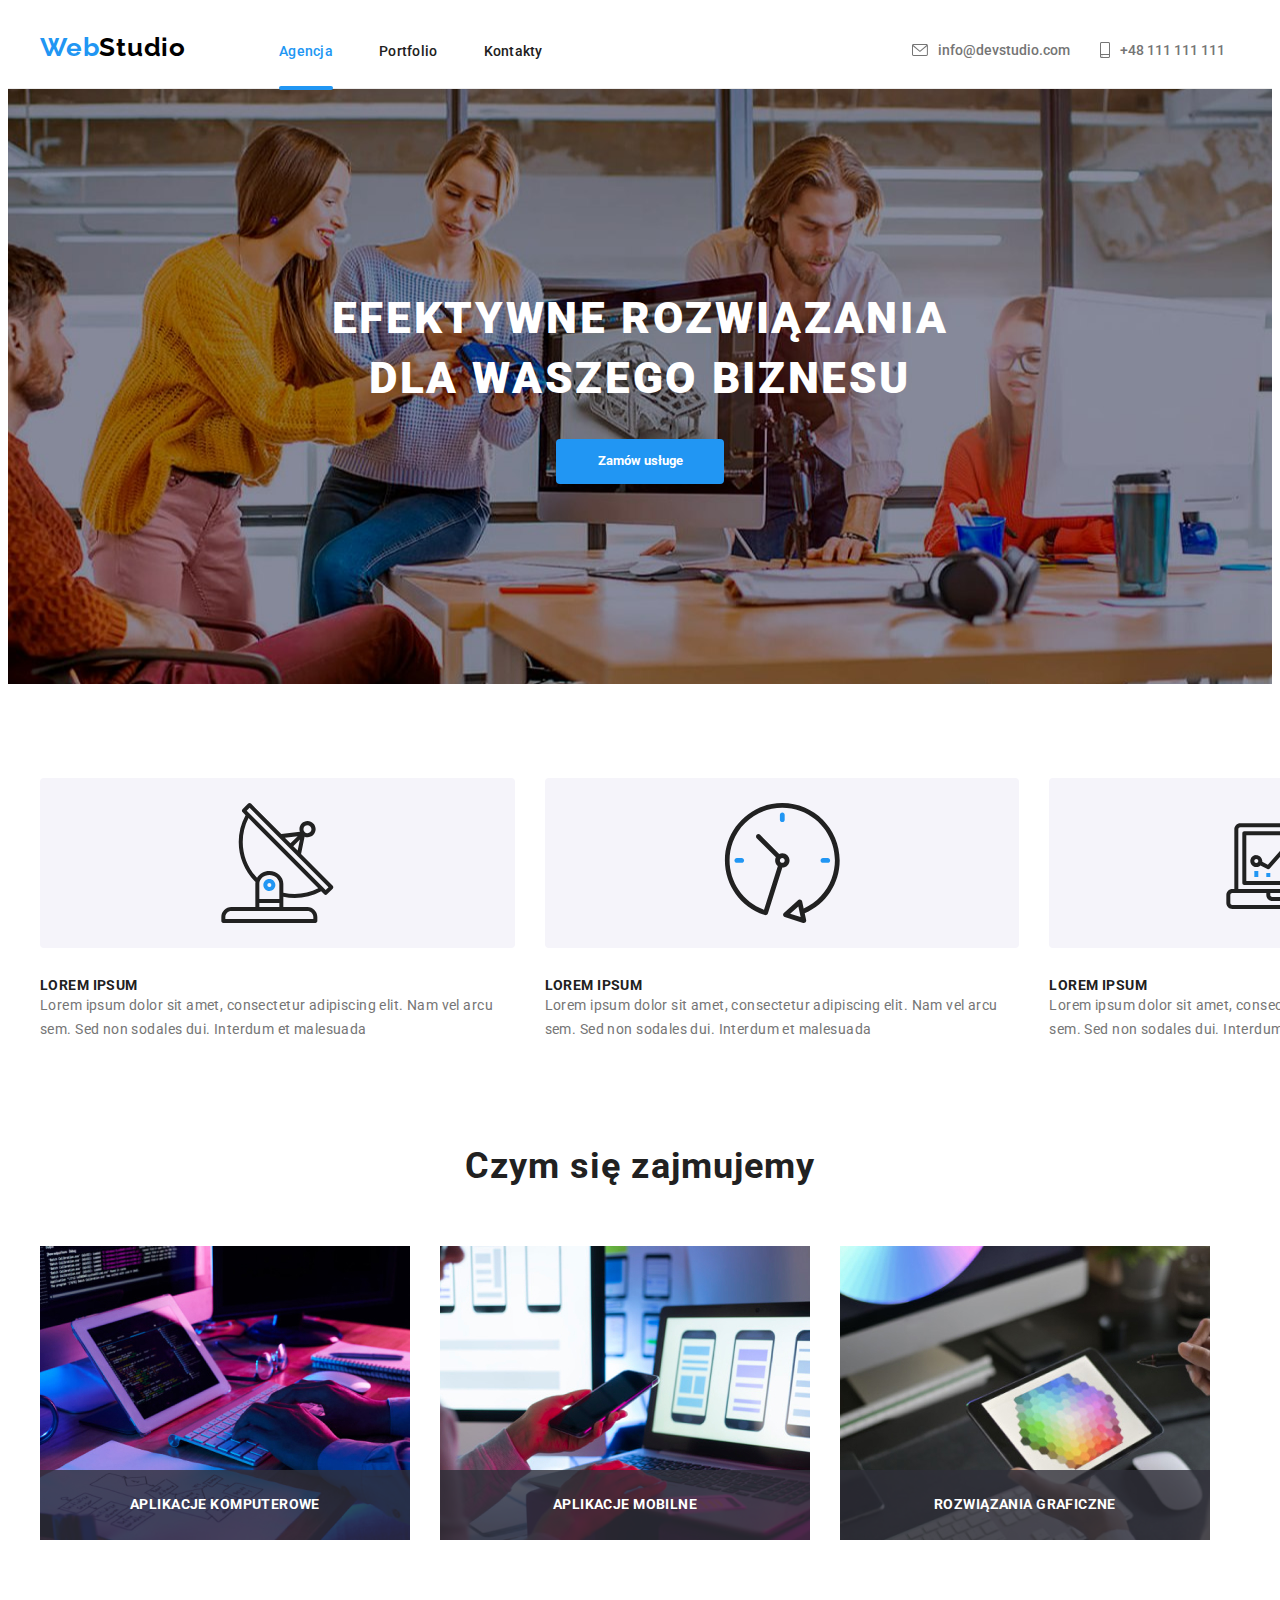
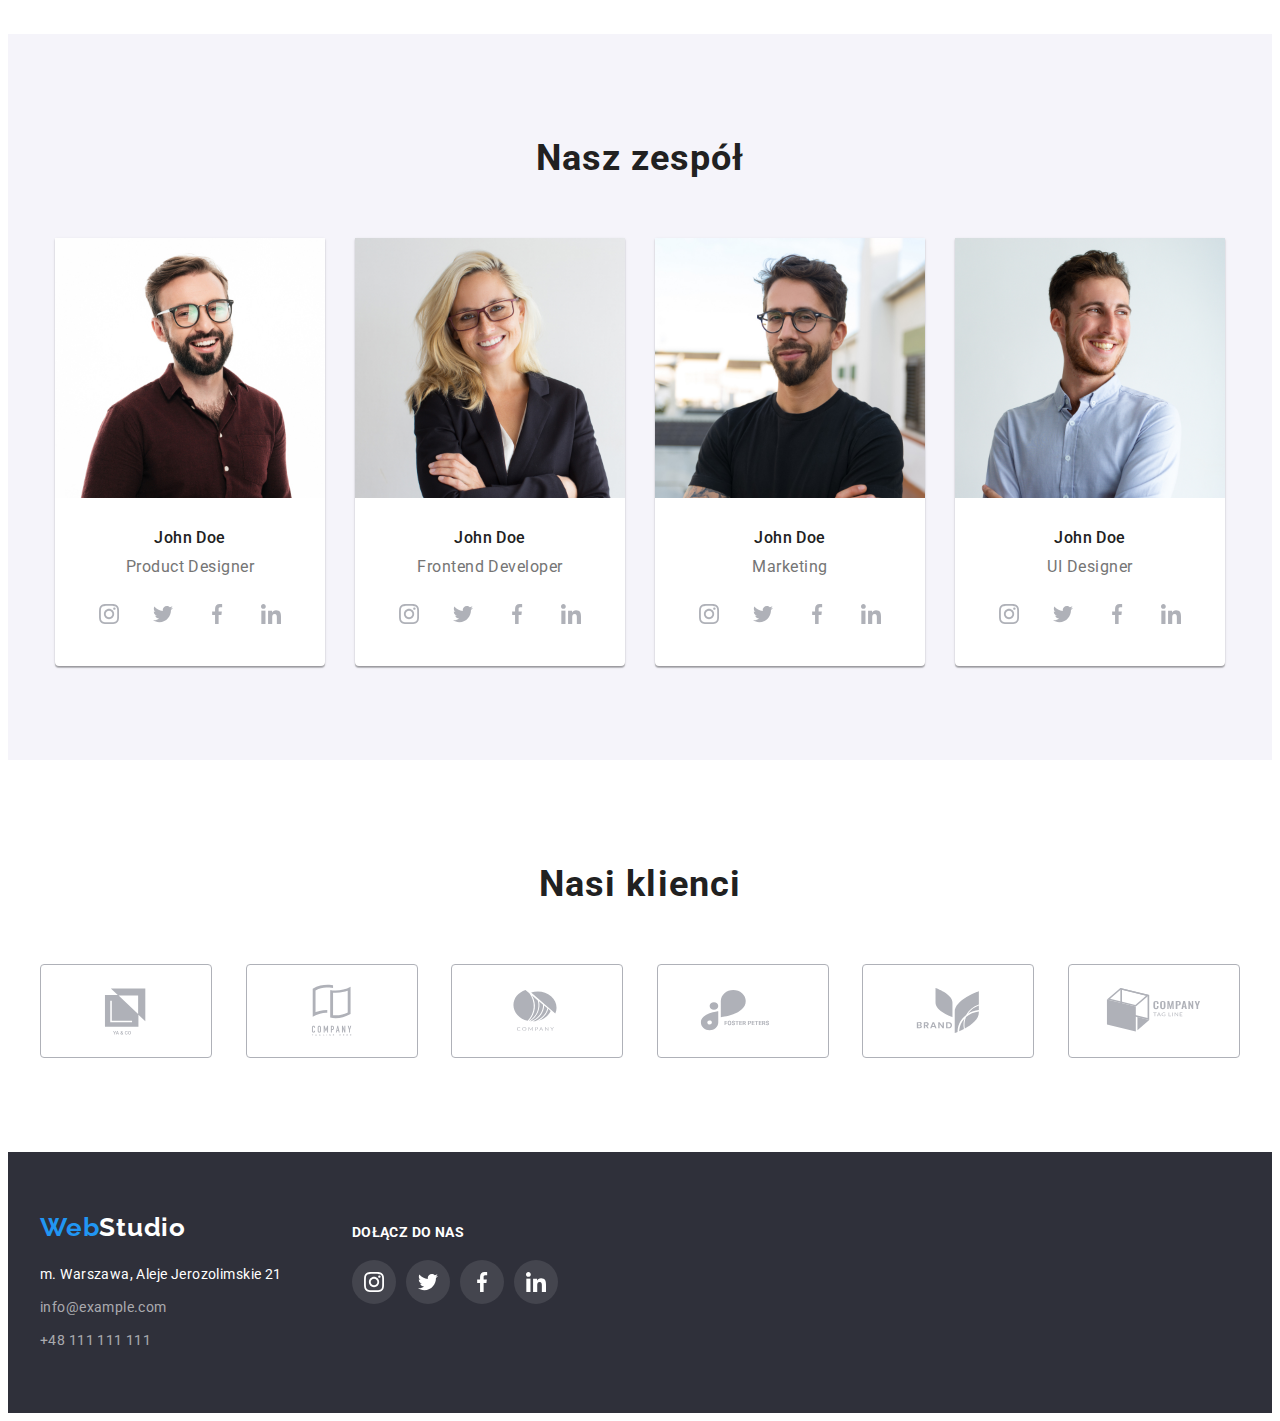
<file: index.html>
<!DOCTYPE html>
<html lang="pl">
	<head>
		<meta charset="UTF-8" />
		<meta http-equiv="X-UA-Compatible" content="IE=edge" />
		<meta name="viewport" content="width=device-width, initial-scale=1.0" />
		<title>Zadanie domowe GOIT Polska - Figma</title>
		<link
			rel="stylesheet"
			href="https://cdnjs.cloudflare.com/ajax/libs/modern-normalize/1.1.0/modern-normalize.min.css"
			integrity="sha512-wpPYUAdjBVSE4KJnH1VR1HeZfpl1ub8YT/NKx4PuQ5NmX2tKuGu6U/JRp5y+Y8XG2tV+wKQpNHVUX03MfMFn9Q=="
			crossorigin="anonymous"
			referrerpolicy="no-referrer" />
		<link rel="stylesheet" href="./css/styles.css" />
		<link rel="preconnect" href="https://fonts.googleapis.com" />
		<link rel="preconnect" href="https://fonts.gstatic.com" crossorigin />
		<link
			href="https://fonts.googleapis.com/css2?family=Raleway:wght@700&family=Roboto:wght@400;500;700;900&display=swap"
			rel="stylesheet" />
	</head>

	<body class="body">
		<header class="head-wrapper">
			<div class="container head-container">
				<a class="logo" href="./index.html"
					>Web<span style="color: black">Studio</span></a
				>
				<nav class="nav">
					<ul class="nav-list">
						<li >
							<a class="nav-link active" href="./index.html"
								>Agencja</a
							>
						</li>
						<li>
							<a class="nav-link" href="./portfolio.html"
								>Portfolio</a
							>
						</li>
						<li>
							<a class="nav-link" href="">Kontakty</a>
						</li>
					</ul>
				</nav>

				<div class="container head-contact-container">
					<a class="head-contact" href="mailto:info@devstudio.com">
						<svg width="16" height="12">
							<use href="./images/icons.svg#icon-envelope"></use>
						</svg>
						info@devstudio.com</a
					>
					<a class="head-contact" href="tel:+48111111111">
						<svg width="10" height="16">
							<use
								href="./images/icons.svg#icon-smartphone"></use>
						</svg>
						+48 111 111 111</a
					>
				</div>
			</div>
		</header>

		<main class="main-background">
			<section class="hero section">
				<div class="container">
					<h1 class="hero-title">
						EFEKTYWNE ROZWIĄZANIA DLA WASZEGO BIZNESU
					</h1>
					<button class="hero-btn" type="button" data-modal-open>
						Zamów usługe
					</button>
				</div>
			</section>

			<section class="main-background section">
				<div class="container">
					<ul class="article-list">
						<li>
							<svg
								class="article-icons"
								width="65.32"
								height="70">
								<use
									href="./images/icons.svg#icon-antenna1"></use>
							</svg>

							<h3 class="article-title">LOREM IPSUM</h3>
							<p class="article-text">
								Lorem ipsum dolor sit amet, consectetur
								adipiscing elit. Nam vel arcu sem. Sed non
								sodales dui. Interdum et malesuada
							</p>
						</li>
						<li>
							<svg
								class="article-icons"
								width="66.96"
								height="70">
								<use
									href="./images/icons.svg#icon-clock1"></use>
							</svg>
							<h3 class="article-title">LOREM IPSUM</h3>
							<p class="article-text">
								Lorem ipsum dolor sit amet, consectetur
								adipiscing elit. Nam vel arcu sem. Sed non
								sodales dui. Interdum et malesuada
							</p>
						</li>
						<li>
							<svg
								class="article-icons"
								width="70"
								height="53.69">
								<use
									class
									href="./images/icons.svg#icon-diagram1"></use>
							</svg>
							<h3 class="article-title">LOREM IPSUM</h3>
							<p class="article-text">
								Lorem ipsum dolor sit amet, consectetur
								adipiscing elit. Nam vel arcu sem. Sed non
								sodales dui. Interdum et malesuada
							</p>
						</li>
						<li>
							<svg
								class="article-icons"
								width="54.83"
								height="60.66">
								<use
									href="./images/icons.svg#icon-astronaut1"></use>
							</svg>
							<h3 class="article-title">LOREM IPSUM</h3>
							<p class="article-text">
								Lorem ipsum dolor sit amet, consectetur
								adipiscing elit. Nam vel arcu sem. Sed non
								sodales dui. Interdum et malesuada
							</p>
						</li>
					</ul>
				</div>
			</section>

			<section class="section">
				<div class="container">
					<h2 class="secondary-header">Czym się zajmujemy</h2>
					<ul class="activities">
						<li class="test">
							<img
								src="images/Programowanie_komputerowe.jpg"
								alt="Programowanie komputerowe"
								width="370"
								height="294" />
							<div class="activities-overlay">
								<p class="activities-text">
									Aplikacje komputerowe
								</p>
							</div>
						</li>

						<li class="test">
							<img
								src="images/Programowanie_aplikacji_na_smartfon.jpg"
								alt="Programowanie aplikacji na smartfon"
								width="370"
								height="294" />
							<div class="activities-overlay">
								<p class="activities-text">Aplikacje mobilne</p>
							</div>
						</li>

						<li class="test">
							<img
								src="images/Design_internetowy.jpg"
								alt="Design internetowy"
								width="370"
								height="294" />
							<div class="activities-overlay">
								<p class="activities-text">
									Rozwiązania graficzne
								</p>
							</div>
						</li>
					</ul>
				</div>
			</section>

			<section class="team-cards section">
				<div class="container">
					<h2 class="secondary-header">Nasz zespół</h2>
					<ul class="team-cards-list">
						<li class="member-card">
							<img
								src="images/JohnDoe1.jpg"
								alt="John Doe1"
								width="270"
								height="260" />
							<div class="team-cards-text">
								<span class="member-card-title">John Doe</span>
								<span class="member-card-text"
									>Product Designer</span
								>
								<ul class="members-socials-links">
									<li>
										<a class="members-socials-item" href="#"
											><svg width="20" height="20">
												<use
													href="./images/icons.svg#icon-instagram2"></use>
											</svg>
										</a>
									</li>
									<li>
										<a
											class="members-socials-item"
											href="#">
											<svg width="20" height="20">
												<use
													href="./images/icons.svg#icon-twitter1"></use>
											</svg>
										</a>
									</li>
									<li>
										<a
											class="members-socials-item"
											href="#">
											<svg width="20" height="20">
												<use
													href="./images/icons.svg#icon-facebook1"></use>
											</svg>
										</a>
									</li>
									<li>
										<a
											class="members-socials-item"
											href="#">
											<svg width="20" height="20">
												<use
													href="./images/icons.svg#icon-linkedin1"></use>
											</svg>
										</a>
									</li>
								</ul>
							</div>
						</li>
						<li class="member-card">
							<img
								src="images/JohnDoe2.jpg"
								alt="John Doe2"
								width="270"
								height="260" />
							<div class="team-cards-text">
								<span class="member-card-title">John Doe</span>
								<span class="member-card-text"
									>Frontend Developer</span
								>
								<ul class="members-socials-links">
									<li>
										<a
											class="members-socials-item"
											href="#">
											<svg width="20" height="20">
												<use
													href="./images/icons.svg#icon-instagram2"></use>
											</svg>
										</a>
									</li>
									<li>
										<a
											class="members-socials-item"
											href="#">
											<svg width="20" height="20">
												<use
													href="./images/icons.svg#icon-twitter1"></use>
											</svg>
										</a>
									</li>
									<li>
										<a
											class="members-socials-item"
											href="#">
											<svg width="20" height="20">
												<use
													href="./images/icons.svg#icon-facebook1"></use>
											</svg>
										</a>
									</li>
									<li>
										<a
											class="members-socials-item"
											href="#">
											<svg width="20" height="20">
												<use
													href="./images/icons.svg#icon-linkedin1"></use>
											</svg>
										</a>
									</li>
								</ul>
							</div>
						</li>
						<li class="member-card">
							<img
								src="images/JohnDoe3.jpg"
								alt="John Doe3"
								width="270"
								height="260" />
							<div class="team-cards-text">
								<span class="member-card-title">John Doe</span>
								<span class="member-card-text">Marketing</span>
								<ul class="members-socials-links">
									<li>
										<a class="members-socials-item" href="#"
											><svg width="20" height="20">
												<use
													href="./images/icons.svg#icon-instagram2"></use>
											</svg>
										</a>
									</li>
									<li>
										<a
											class="members-socials-item"
											href="#">
											<svg width="20" height="20">
												<use
													href="./images/icons.svg#icon-twitter1"></use>
											</svg>
										</a>
									</li>
									<li>
										<a
											class="members-socials-item"
											href="#">
											<svg width="20" height="20">
												<use
													href="./images/icons.svg#icon-facebook1"></use>
											</svg>
										</a>
									</li>
									<li>
										<a
											class="members-socials-item"
											href="#">
											<svg width="20" height="20">
												<use
													href="./images/icons.svg#icon-linkedin1"></use>
											</svg>
										</a>
									</li>
								</ul>
							</div>
						</li>
						<li class="member-card">
							<img
								src="images/JohnDoe4.jpg"
								alt="John Doe4"
								width="270"
								height="260" />
							<div class="team-cards-text">
								<span class="member-card-title">John Doe</span>
								<span class="member-card-text"
									>UI Designer</span
								>
								<ul class="members-socials-links">
									<li>
										<a class="members-socials-item" href="#"
											><svg width="20" height="20">
												<use
													href="./images/icons.svg#icon-instagram2"></use>
											</svg>
										</a>
									</li>
									<li>
										<a
											class="members-socials-item"
											href="#">
											<svg width="20" height="20">
												<use
													href="./images/icons.svg#icon-twitter1"></use>
											</svg>
										</a>
									</li>
									<li>
										<a
											class="members-socials-item"
											href="#">
											<svg width="20" height="20">
												<use
													href="./images/icons.svg#icon-facebook1"></use>
											</svg>
										</a>
									</li>
									<li>
										<a
											class="members-socials-item"
											href="#">
											<svg width="20" height="20">
												<use
													href="./images/icons.svg#icon-linkedin1"></use>
											</svg>
										</a>
									</li>
								</ul>
							</div>
						</li>
					</ul>
				</div>
			</section>

			<section class="section">
				<div class="container">
					<h2 class="secondary-header">Nasi klienci</h2>
					<ul class="partners-logos-list">
						<li tabindex="0" class="partners-logos">
							<svg width="106" height="60.04">
								<use
									href="./images/icons.svg#icon-logo_yaco"></use>
							</svg>
						</li>
						<li tabindex="0" class="partners-logos">
							<svg width="106" height="60.04">
								<use
									href="./images/icons.svg#icon-logo_company"></use>
							</svg>
						</li>
						<li tabindex="0" class="partners-logos">
							<svg width="106" height="60.04">
								<use
									href="./images/icons.svg#icon-logo_bee"></use>
							</svg>
						</li>
						<li tabindex="0" class="partners-logos">
							<svg width="106" height="60.04">
								<use
									href="./images/icons.svg#icon-logo_fosterpeters"></use>
							</svg>
						</li>
						<li tabindex="0" class="partners-logos">
							<svg width="106" height="60.04">
								<use
									href="./images/icons.svg#icon-logo_brand"></use>
							</svg>
						</li>
						<li tabindex="0" class="partners-logos">
							<svg width="106" height="60.04">
								<use
									href="./images/icons.svg#icon-logotagline"></use>
							</svg>
						</li>
					</ul>
				</div>
			</section>
		</main>

		<footer class="foot-wrapper">
			<div class="container">
				<div>
					<a class="logo" href="./index.html"
						>Web<span style="color: white">Studio</span></a
					>
					<address class="foot-contact">
						<span style="color: #ffffff"
							>m. Warszawa, Aleje Jerozolimskie 21</span
						>
						<a class="link" href="mailto:info@example.com"
							>info@example.com</a
						>
						<a class="link" href="tel:+48111111111"
							>+48 111 111 111</a
						>
					</address>
				</div>
				<div class="footer-socials">
					<p class="footer-socials-join">dołącz do nas</p>
					<ul class="footer-socials-links">
						<li>
							<a class="footer-socials-item" href="#"
								><svg width="20" height="20">
									<use
										href="./images/icons.svg#icon-instagram2"></use>
								</svg>
							</a>
						</li>

						<li>
							<a class="footer-socials-item" href="#">
								<svg width="20" height="20">
									<use
										href="./images/icons.svg#icon-twitter1"></use>
								</svg>
							</a>
						</li>
						<li>
							<a class="footer-socials-item" href="#">
								<svg width="20" height="20">
									<use
										href="./images/icons.svg#icon-facebook1"></use>
								</svg>
							</a>
						</li>
						<li>
							<a class="footer-socials-item" href="#">
								<svg width="20" height="20">
									<use
										href="./images/icons.svg#icon-linkedin1"></use>
								</svg>
							</a>
						</li>
					</ul>
				</div>
			</div>
		</footer>

		<div class="backdrop is-hidden" data-modal>
			<div class="modal">
				<button type="button" class="close-btn" data-modal-close>
					<img
						src="./images/close-black.svg"
						alt="Close button"
						width="11"
						height="11" />
				</button>
			</div>
		</div>

		<script src="./modal.js"></script>
	</body>
</html>
</file>
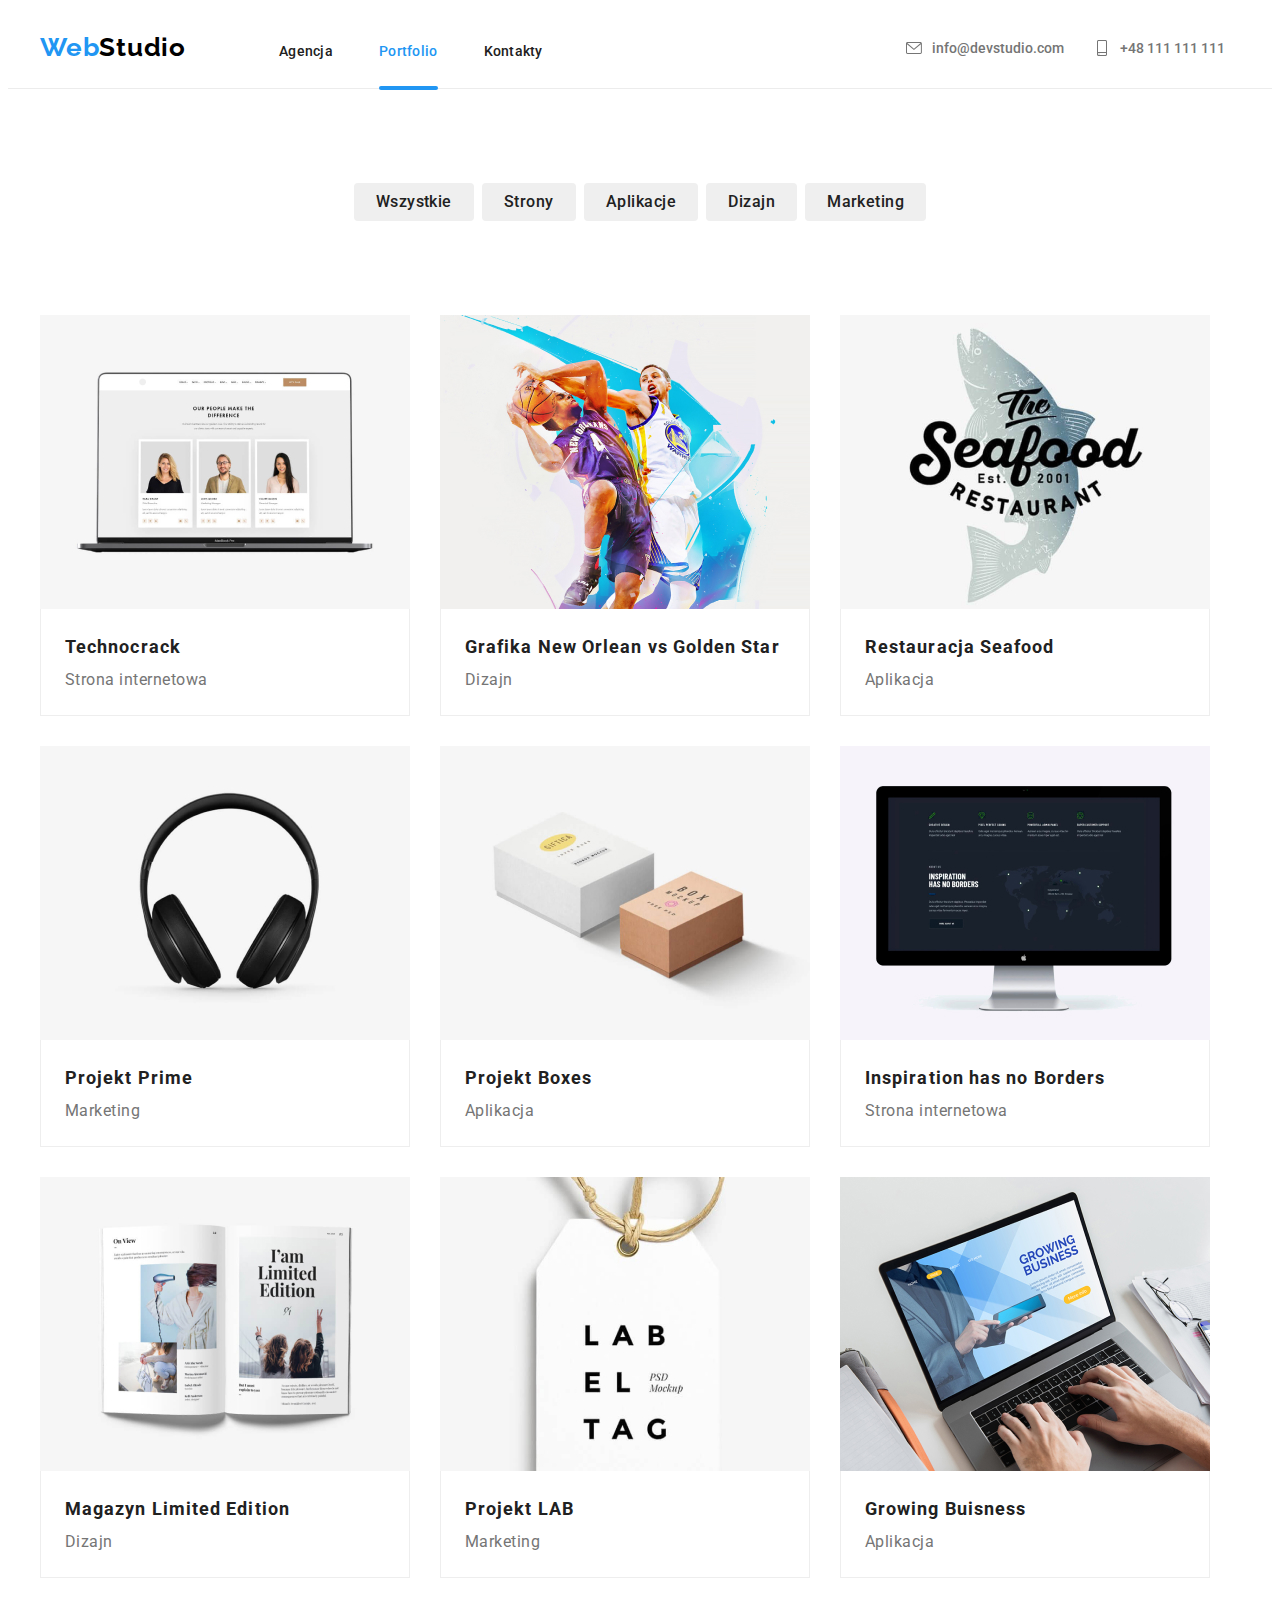
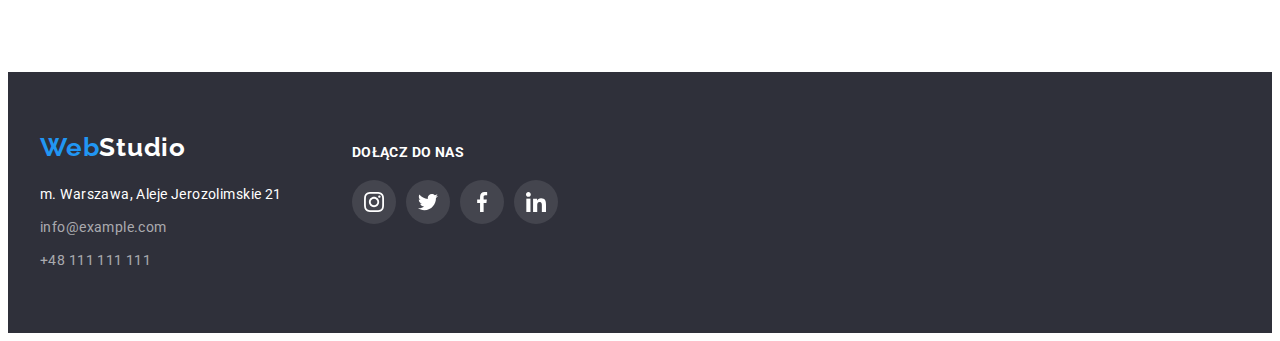
<file: portfolio.html>
<!DOCTYPE html>
<html lang="pl">
	<head>
		<meta charset="UTF-8" />
		<meta http-equiv="X-UA-Compatible" content="IE=edge" />
		<meta name="viewport" content="width=device-width, initial-scale=1.0" />
		<title>Zadanie domowe GOIT Polska - Figma</title>
		<link
			rel="stylesheet"
			href="https://cdnjs.cloudflare.com/ajax/libs/modern-normalize/1.1.0/modern-normalize.min.css"
			integrity="sha512-wpPYUAdjBVSE4KJnH1VR1HeZfpl1ub8YT/NKx4PuQ5NmX2tKuGu6U/JRp5y+Y8XG2tV+wKQpNHVUX03MfMFn9Q=="
			crossorigin="anonymous"
			referrerpolicy="no-referrer" />
		<link rel="stylesheet" href="./css/styles.css" />
		<link rel="preconnect" href="https://fonts.googleapis.com" />
		<link rel="preconnect" href="https://fonts.gstatic.com" crossorigin />
		<link
			href="https://fonts.googleapis.com/css2?family=Raleway:wght@700&family=Roboto:wght@400;500;700;900&display=swap"
			rel="stylesheet" />
	</head>

	<body class="body">
		<header class="head-wrapper">
			<div class="container head-container">
				<a class="logo" href="./index.html"
					>Web<span style="color: black">Studio</span></a
				>
				<nav class="nav">
					<ul class="nav-list">
						<li>
							<a class="nav-link" href="./index.html">Agencja</a>
						</li>
						<li>
							<a class="nav-link active" href="./portfolio.html"
								>Portfolio</a
							>
						</li>
						<li>
							<a class="nav-link" href="">Kontakty</a>
						</li>
					</ul>
				</nav>
				<div class="container head-contact-container">
					<a class="head-contact" href="mailto:info@devstudio.com"
						><svg width="16" height="16">
							<use href="./images/icons.svg#icon-envelope"></use>
						</svg>
						info@devstudio.com</a
					>
					<a class="head-contact" href="tel:+48111111111"
						><svg width="16" height="16">
							<use
								href="./images/icons.svg#icon-smartphone"></use>
						</svg>
						+48 111 111 111</a
					>
				</div>
			</div>
		</header>

		<main>
			<section class="filter-wrapper section">
				<div class="container">
					<ul class="btn-wrapper">
						<li>
							<button class="filter-btn" type="button">
								Wszystkie
							</button>
						</li>
						<li>
							<button class="filter-btn" type="button">
								Strony
							</button>
						</li>
						<li>
							<button class="filter-btn" type="button">
								Aplikacje
							</button>
						</li>
						<li>
							<button class="filter-btn" type="button">
								Dizajn
							</button>
						</li>
						<li>
							<button class="filter-btn" type="button">
								Marketing
							</button>
						</li>
					</ul>
				</div>
			</section>

			<section class="main-background section">
				<div class="container">
					<ul class="cards-net">
						<li class="card-box">
							<div tabindex="0" class="box">
								<img
									src="images/technocrack.jpg"
									alt="Laptop ze stroną internetową"
									width="370"
									height="294" />
								<div class="box-overlay">
									<p>
										Technocrack jest popularną platformą
										wykorzystywaną do rozpowszechniania
										koronawirusa. Firmy wykorzystują tę
										platformę do celów szpiegowskich i
										ataków na niezabezpieczone serwery
										konkurencji
									</p>
								</div>
							</div>

							<div class="card-box-text">
								<span class="card-title">Technocrack</span>
								<span class="card-subtitle"
									>Strona internetowa</span
								>
							</div>
						</li>

						<li class="card-box">
							<div tabindex="0" class="box">
								<img
									src="images/grafika_new_orlean_vs_golden_star.jpg"
									alt="Starcie koszykarzy"
									width="370"
									height="294" />
								<div class="box-overlay">
									<p>
										Technocrack jest popularną platformą
										wykorzystywaną do rozpowszechniania
										koronawirusa. Firmy wykorzystują tę
										platformę do celów szpiegowskich i
										ataków na niezabezpieczone serwery
										konkurencji
									</p>
								</div>
							</div>

							<div class="card-box-text">
								<span class="card-title"
									>Grafika New Orlean vs Golden Star</span
								>
								<span class="card-subtitle">Dizajn</span>
							</div>
						</li>

						<li class="card-box">
							<div tabindex="0" class="box">
								<img
									src="images/seafood.jpg"
									alt="Logo restauracji"
									width="370"
									height="294" />
								<div class="box-overlay">
									<p>
										Technocrack jest popularną platformą
										wykorzystywaną do rozpowszechniania
										koronawirusa. Firmy wykorzystują tę
										platformę do celów szpiegowskich i
										ataków na niezabezpieczone serwery
										konkurencji
									</p>
								</div>
							</div>

							<div class="card-box-text">
								<span class="card-title"
									>Restauracja Seafood</span
								>
								<span class="card-subtitle">Aplikacja</span>
							</div>
						</li>

						<li class="card-box">
							<div tabindex="0" class="box">
								<img
									src="images/prime.jpg"
									alt="Słuchawki"
									width="370"
									height="294" />
								<div class="box-overlay">
									<p>
										Technocrack jest popularną platformą
										wykorzystywaną do rozpowszechniania
										koronawirusa. Firmy wykorzystują tę
										platformę do celów szpiegowskich i
										ataków na niezabezpieczone serwery
										konkurencji
									</p>
								</div>
							</div>

							<div class="card-box-text">
								<span class="card-title">Projekt Prime</span>
								<span class="card-subtitle">Marketing</span>
							</div>
						</li>

						<li class="card-box">
							<div tabindex="0" class="box">
								<img
									src="images/boxes.jpg"
									alt="Pudełka"
									width="370"
									height="294" />
								<div class="box-overlay">
									<p>
										Technocrack jest popularną platformą
										wykorzystywaną do rozpowszechniania
										koronawirusa. Firmy wykorzystują tę
										platformę do celów szpiegowskich i
										ataków na niezabezpieczone serwery
										konkurencji
									</p>
								</div>
							</div>

							<div class="card-box-text">
								<span class="card-title">Projekt Boxes</span>
								<span class="card-subtitle">Aplikacja</span>
							</div>
						</li>

						<li class="card-box">
							<div tabindex="0" class="box">
								<img
									src="images/inspiration_has_no_borders.jpg"
									alt="Ekran monitora z mapą świata"
									width="370"
									height="294" />
								<div class="box-overlay">
									<p>
										Technocrack jest popularną platformą
										wykorzystywaną do rozpowszechniania
										koronawirusa. Firmy wykorzystują tę
										platformę do celów szpiegowskich i
										ataków na niezabezpieczone serwery
										konkurencji
									</p>
								</div>
							</div>

							<div class="card-box-text">
								<span class="card-title"
									>Inspiration has no Borders</span
								>
								<span class="card-subtitle"
									>Strona internetowa</span
								>
							</div>
						</li>

						<li class="card-box">
							<div tabindex="0" class="box">
								<img
									src="images/magazyn_limited_edition.jpg"
									alt="Otwarta książka"
									width="370"
									height="294" />
								<div class="box-overlay">
									<p>
										Technocrack jest popularną platformą
										wykorzystywaną do rozpowszechniania
										koronawirusa. Firmy wykorzystują tę
										platformę do celów szpiegowskich i
										ataków na niezabezpieczone serwery
										konkurencji
									</p>
								</div>
							</div>

							<div class="card-box-text">
								<span class="card-title"
									>Magazyn Limited Edition</span
								>
								<span class="card-subtitle">Dizajn</span>
							</div>
						</li>

						<li class="card-box">
							<div tabindex="0" class="box">
								<img
									src="images/projekt_lab.jpg"
									alt="Etykieta na sztnurku"
									width="370"
									height="294" />
								<div class="box-overlay">
									<p>
										Technocrack jest popularną platformą
										wykorzystywaną do rozpowszechniania
										koronawirusa. Firmy wykorzystują tę
										platformę do celów szpiegowskich i
										ataków na niezabezpieczone serwery
										konkurencji
									</p>
								</div>
							</div>

							<div class="card-box-text">
								<span class="card-title">Projekt LAB</span>
								<span class="card-subtitle">Marketing</span>
							</div>
						</li>

						<li class="card-box">
							<div tabindex="0" class="box">
								<img
									src="images/growing_business.jpg"
									alt="Laptop z prezentacją"
									width="370"
									height="294" />
								<div class="box-overlay">
									<p>
										Technocrack jest popularną platformą
										wykorzystywaną do rozpowszechniania
										koronawirusa. Firmy wykorzystują tę
										platformę do celów szpiegowskich i
										ataków na niezabezpieczone serwery
										konkurencji
									</p>
								</div>
							</div>

							<div class="card-box-text">
								<span class="card-title">Growing Buisness</span>
								<span class="card-subtitle">Aplikacja</span>
							</div>
						</li>
					</ul>
				</div>
			</section>
		</main>

		<footer class="foot-wrapper">
			<div class="container">
				<div>
					<a class="logo" href="./index.html"
						>Web<span style="color: white">Studio</span></a
					>
					<address class="foot-contact">
						<span style="color: #ffffff"
							>m. Warszawa, Aleje Jerozolimskie 21</span
						>
						<a class="link" href="mailto:info@example.com"
							>info@example.com</a
						>
						<a class="link" href="tel:+48111111111"
							>+48 111 111 111</a
						>
					</address>
				</div>
				<div class="footer-socials">
					<p class="footer-socials-join">dołącz do nas</p>
					<ul class="footer-socials-links">
						<li>
							<a class="footer-socials-item" href="#"
								><svg width="20" height="20">
									<use
										href="./images/icons.svg#icon-instagram2"></use>
								</svg>
							</a>
						</li>

						<li>
							<a class="footer-socials-item" href="#">
								<svg width="20" height="20">
									<use
										href="./images/icons.svg#icon-twitter1"></use>
								</svg>
							</a>
						</li>
						<li>
							<a class="footer-socials-item" href="#">
								<svg width="20" height="20">
									<use
										href="./images/icons.svg#icon-facebook1"></use>
								</svg>
							</a>
						</li>
						<li>
							<a class="footer-socials-item" href="#">
								<svg width="20" height="20">
									<use
										href="./images/icons.svg#icon-linkedin1"></use>
								</svg>
							</a>
						</li>
					</ul>
				</div>
			</div>
		</footer>
	</body>
</html>
</file>
<file: css/styles.css>
*,
*::before,
*::after {
	outline: none;
}

:root {
	--active-color: #2196f3;
	--main-text-color: #212121;
	--bg-color: #ffffff;
	--nav-color: #020202;
	--nav-link-color: #212121;
	--head-contact-color: #757575;
	--btn-color: #212121;
	--card-title-color: #212121;
	--card-subtitle-color: #757575;
	--card-box-border-color: #eeeeee;
	--foot-bg-color: #2f303a;
	--foot-link-color: rgba(255, 255, 255, 0.6);
	--title-color: #2f303a;
	--secondary-header-color: #212121;
	--team-cards-bg-color: #f5f4fa;
	--border-bottom-color: #ececec;
	--icon-hover: rgba(33, 150, 243, 1);
	--article-icon-bg: #f5f4fa;
	--icons-fill: #afb1b8;
}

h1,
h2,
h3,
h4,
p,
ul,
li,
figure {
	margin: 0;
	padding: 0;
}

body {
	font-family: "Roboto", sans-serif;
	color: var(--main-text-color);
}

img,
svg {
	vertical-align: middle;
}

.section {
	padding-top: 94px;
	padding-bottom: 94px;
}

ul {
	list-style-type: none;
}
.head-wrapper {
	border-bottom: 1px solid var(--border-bottom-color);
	background-color: var(--bg-color);
	padding: 24px 0 25px;
	gap: 93px;
}

.logo {
	display: flex;
	justify-content: flex-start;
	font-family: Raleway;
	font-weight: 700;
	font-size: 26px;
	line-height: 1.19;
	letter-spacing: 0.03em;
	color: var(--active-color);
	text-decoration: none;
}

.nav {
	display: flex;
	font-weight: 500;
	font-size: 14px;
	line-height: 1.14;
	letter-spacing: 0.02em;
}

.nav-list {
	display: flex;
	gap: 46px;
	text-decoration: none;
	color: var(--nav-color);
	margin-left: 93px;
}

.nav-link {
	text-decoration: none;
	color: var(--nav-link-color);
	position: relative;
	transition: 250ms cubic-bezier(0.4, 0, 0.2, 1);
}
.nav-link:hover,
.nav-link:focus {
	color: var(--active-color);
}

.active::after {
	content: "";
	position: absolute;
	display: block;
	width: 100%;
	height: 4px;
	border-radius: 2px;
	top: 43px;
	background: var(--active-color);
}

/* .nav::after:hover .nav-link {
   opacity: 0.8;

    } */
.active {
	color: var(--active-color);
}

.head-contact {
	display: flex;
	gap: 10px;
	align-items: center;
	font-weight: 500;
	font-size: 14px;
	text-decoration: none;
	color: var(--head-contact-color);
	fill: currentColor;
	transition: 250ms cubic-bezier(0.4, 0, 0.2, 1);
}

.head-contact:hover,
.head-contact:focus {
	color: var(--active-color);
}

.filter-wrapper {
	margin-bottom: -94px;
}

.btn-wrapper {
	background: var(--bg-color);
	display: flex;
	gap: 8px;
	justify-content: center;
}

.filter-btn {
	cursor: pointer;
	font-family: "Roboto", sans-serif;
	font-weight: 500;
	font-size: 16px;
	line-height: 1.63;
	text-align: center;
	letter-spacing: 0.03em;
	color: var(--btn-color);
	border-radius: 4px;
	border: 0;
	padding: 6px 22px;
	transition: 250ms cubic-bezier(0.4, 0, 0.2, 1);
}

.filter-btn:hover,
.filter-btn:focus {
	background: var(--active-color);
	border-radius: 4px;
	color: var(--bg-color);
	box-shadow: 0px 3px 1px rgba(0, 0, 0, 0.1), 0px 1px 2px rgba(0, 0, 0, 0.08),
		0px 2px 2px rgba(0, 0, 0, 0.12);
}

.card-title {
	font-weight: 700;
	font-size: 18px;
	line-height: 2;
	letter-spacing: 0.06em;
	color: var(--card-title-color);
}
.card-subtitle {
	display: block;
	line-height: 1.88;
	letter-spacing: 0.03em;
	color: var(--card-subtitle-color);
}

.card-box {
	background: var(--bg-color);
	max-width: 370px;
	text-align: left;
	transition: 250ms cubic-bezier(0.4, 0, 0.2, 1);
}

.card-box:hover {
	box-shadow: 0px 1px 1px rgba(0, 0, 0, 0.12), 0px 4px 4px rgba(0, 0, 0, 0.06),
		1px 4px 6px rgba(0, 0, 0, 0.16);
}

/* testy */

.box {
	position: relative;
	width: 370px;
	overflow: hidden;
	transition: 250ms cubic-bezier(0.4, 0, 0.2, 1);
}

.box-overlay > p {
	color: var(--bg-color);
	font-style: normal;
	font-size: 18px;
	line-height: 1.556;
	letter-spacing: 0.03em;
	background-color: var(--active-color);
	padding: 49px 45px 49px 24px;
}

.box-overlay {
	position: absolute;
	bottom: 100%;
	left: 0;
	bottom: 0;
	overflow: hidden;
	width: 100%;
	height: 0;
	transition: 0.3s cubic-bezier(0.4, 0, 0.2, 1);
}

.box:is(:hover, :focus) .box-overlay {
	bottom: 0;
	height: 100%;
}

.card-box-text {
	padding: 20px 24px;
	/* margin-top: -4px; */
	border: 1px solid var(--card-box-border-color);
	border-top: 0;
}

.cards-net {
	display: flex;
	flex-wrap: wrap;
	gap: 30px;
}

.foot-wrapper {
	background-color: var(--foot-bg-color);
	padding: 60px 0;
}

.foot-wrapper > .container {
	display: flex;
	gap: 70px;
}

address {
	display: flex;
	flex-direction: column;
	gap: 9px;
}
.foot-contact {
	font-style: normal;
	font-size: 14px;
	line-height: 1.71;
	letter-spacing: 0.03em;
	margin-top: 20px;
}

a {
	width: max-content;
}

.link {
	text-decoration: none;
	color: var(--foot-link-color);
	transition: 250ms cubic-bezier(0.4, 0, 0.2, 1);
}

.link:hover,
.link:focus {
	color: var(--active-color);
}

/* index.html spec styles */

.main-background {
	background: var(--bg-color);
}

.hero-title {
	display: flex;
	padding: 0 252px;
	margin-bottom: 30px;
	font-weight: 900;
	font-size: 44px;
	line-height: 1.3636;
	letter-spacing: 0.06em;
	text-transform: uppercase;
	color: var(--bg-color);
}

.hero {
	background: var(--title-color);
	background-image: url("../images/hero_work_in_office.jpg"),
		linear-gradient(to right, rgba(47, 48, 58, 0.4), rgba(47, 48, 58, 0.4));
	background-repeat: no-repeat;
	background-position: center;
	text-align: center;
	padding: 200px 0;
}
/* hero button */
.hero-btn {
	background: var(--active-color);
	color: var(--bg-color);
	font-weight: 700;
	line-height: 1.875;
	box-shadow: 0px 4px 4px rgba(0, 0, 0, 0.15);
	border-radius: 4px;
	border: 0;
	padding: 10px 41px 10px 42px;
	font-family: "Roboto", sans-serif;
	cursor: pointer;
}

.article-title {
	font-weight: 700;
	font-size: 14px;
	line-height: 1.14;
	letter-spacing: 0.03em;
	text-transform: uppercase;
	color: var(--card-title-color);
}
.article-text {
	font-size: 14px;
	line-height: 1.71;
	letter-spacing: 0.03em;
	color: var(--card-subtitle-color);
}

.secondary-header {
	margin-top: 0;
	margin-bottom: 50px;
	text-align: center;
	font-weight: 700;
	font-size: 36px;
	line-height: 1.67;
	letter-spacing: 0.03em;
	color: var(--secondary-header-color);
}

.activities {
	display: flex;
	list-style-type: none;
	gap: 30px;
}
.test {
	position: relative;
}

.activities-overlay {
	/* Dzięki position:relative możemy kolejne elementy ustawiać względem tego. */
	display: flex;
	position: absolute;
	left: 0;
	right: 0;
	bottom: 0;
	height: 70px;
	background: rgba(47, 48, 58, 0.8);
	align-items: center;
	justify-content: center;
}

.activities-text {
	display: flex;
	font-weight: 700;
	font-size: 14px;
	line-height: 1.143px;
	letter-spacing: 0.03em;
	text-transform: uppercase;
	color: #ffffff;

	opacity: 1;
	text-align: center;
}

.team-cards {
	background: var(--team-cards-bg-color);
}

.member-card {
	background-color: var(--bg-color);
	box-shadow: 0px 1px 3px rgba(0, 0, 0, 0.12), 0px 1px 1px rgba(0, 0, 0, 0.14),
		0px 2px 1px rgba(0, 0, 0, 0.2);
	border-radius: 0px 0px 4px 4px;
	border: 0 solid var(--card-box-border-color);
	text-align: center;
}

.member-card-title {
	font-weight: 500;
	line-height: 1.19;
	letter-spacing: 0.03em;
	color: var(--card-title-color);
}

.member-card-text {
	display: block;
	line-height: 1.19;
	letter-spacing: 0.03em;
	color: var(--card-subtitle-color);
	margin-top: 10px;
	margin-bottom: 16px;
}

/* HW - 03 */

.container {
	max-width: 1200px;
	width: 100%;
	margin: 0 auto;
	padding: 0 15px;
}

.head-container {
	display: flex;
	align-items: baseline;
}

.head-contact-container {
	display: flex;
	justify-content: end;
	gap: 30px;
}
.article-icons {
	width: 270px;
	height: 120px;
	padding: 25px 102.34px;
	margin-bottom: 30px;
	background: var(--article-icon-bg);
	border-radius: 4px;
}
.article-list {
	display: flex;
	gap: 30px;
	margin-bottom: -94px;
}
.team-cards-list {
	display: flex;
	gap: 30px;
	justify-content: center;
}

.team-cards-text {
	padding: 30px 32px;
	text-align: center;
}

/* HW04 */

.members-socials-links {
	display: flex;
	flex-direction: row;
	gap: 10px;
}

.members-socials-item {
	display: flex;
	border-radius: 50%;
	justify-content: center;
	align-items: center;
	padding: 12px;
	transition: 250ms cubic-bezier(0.4, 0, 0.2, 1);
}

.members-socials-item > svg {
	fill: var(--icons-fill);
}

.members-socials-item:is(:hover, :focus) {
	background-color: var(--active-color);
}

.members-socials-item:is(:hover, :focus) > svg {
	fill: var(--bg-color);
}

.footer-socials-item:is(:hover, :focus) {
	background-color: var(--active-color);
}

.footer-socials-item:is(:hover, :focus) > svg {
	fill: var(--bg-color);
}

/* partners */
.partners-logos-list {
	display: flex;
	gap: 30px;
	justify-content: space-between;
}
.partners-logos {
	border: 1px solid var(--icons-fill);
	border-radius: 4px;
	display: flex;
	justify-content: center;
	align-items: center;
	padding: 16px 32px;
	transition: 250ms cubic-bezier(0.4, 0, 0.2, 1);
}

.partners-logos > svg {
	fill: var(--icons-fill);
transition: 250ms cubic-bezier(0.4, 0, 0.2, 1);
}
.partners-logos:is(:hover,:focus) > svg,
.partners-logos:hover {
	border-color: var(--active-color);
	fill: var(--active-color);
}

/* footer socials */
.footer-socials-join {
	color: var(--bg-color);
	font-weight: 700;
	font-size: 14px;
	line-height: 1.1428;
	letter-spacing: 0.03em;
	text-transform: uppercase;
	margin-bottom: 20px;
	margin-top: 12px;
}

.footer-socials-links {
	display: flex;
	flex-direction: row;
	gap: 10px;
}

.footer-socials-item {
	background-color: rgba(255, 255, 255, 0.1);
	border-radius: 50%;
	display: flex;
	justify-content: center;
	align-items: center;
	padding: 12px;
	transition: 250ms cubic-bezier(0.4, 0, 0.2, 1);
}

.footer-socials-item > svg {
	fill: var(--bg-color);
}


/* MODAL HW05 */

.backdrop {
	display: flex;
	align-items: center;
	justify-content: center;
	position: fixed;
	/* left: 0;
	top: 0;
	width: 100%;
	height: 100%; zamiast tego inset */
	inset: 0;
	background-color: rgba(0, 0, 0, 0.2);
}

.modal {
	display: block;
	position: relative;
	width: 528px;
	min-height: 581px;
	background-color: var(--bg-color);
	border-radius: 4px;
	box-shadow: 0px 1px 3px rgba(0, 0, 0, 0.12), 0px 1px 1px rgba(0, 0, 0, 0.14),
		0px 2px 1px rgba(0, 0, 0, 0.2);
	opacity: 1;
	transform: scale(1);
	transition: 500ms cubic-bezier(0.4, 0, 0.2, 1);
	transition-property: transform, opacity;
}

.close-btn {
        display:flex;
	position: absolute;
	top: 8px;
	right: 8px;
	width: 30px;
	height: 30px;
	background-color: var(--bg-color);
	border: 1px solid rgba(0, 0, 0, 0.1);
	border-radius: 50%;
	align-items: center;
        justify-content: center;
        cursor:pointer;


}

.is-hidden {
	opacity: 0;
	visibility: hidden;
	pointer-events: none;
	transition-delay: 500ms;
}

.is-hidden .modal {
	transform: scale(0);
	opacity: 0;
}
</file>
